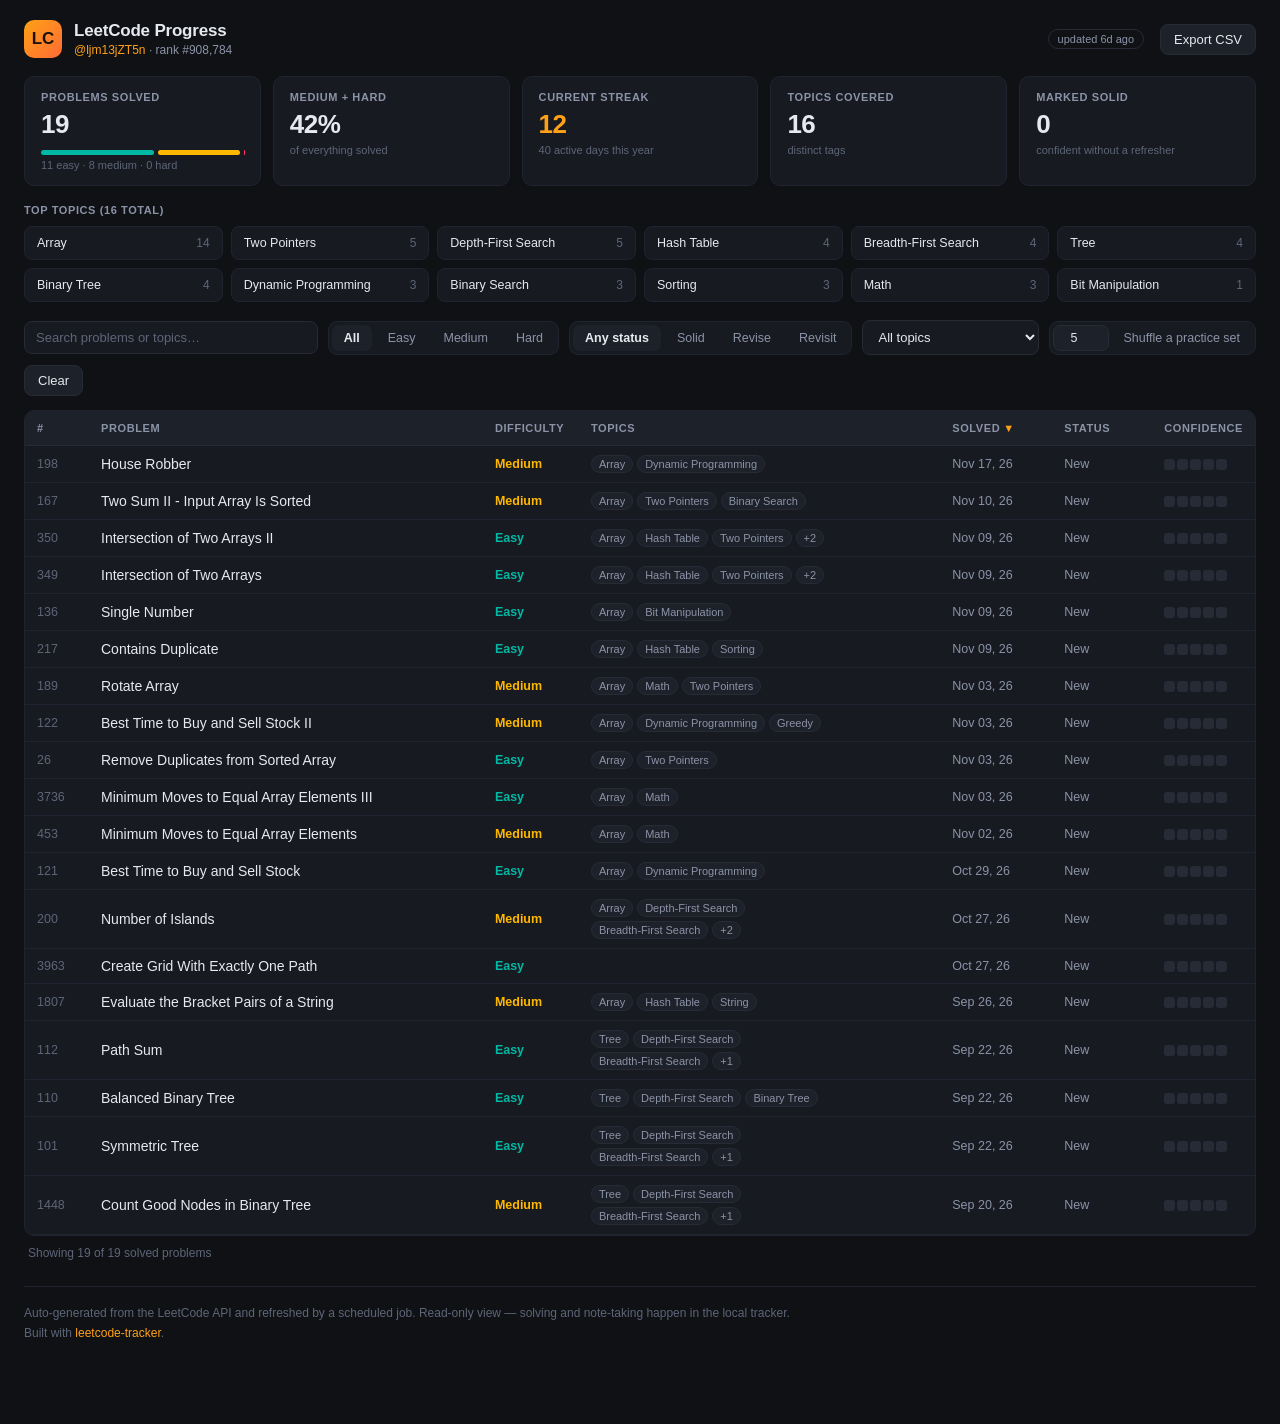
<file: docs/index.html>
<!DOCTYPE html>
<html lang="en">
<head>
<meta charset="utf-8" />
<meta name="viewport" content="width=device-width, initial-scale=1" />
<title>LeetCode Progress</title>
<meta name="description" content="A live log of every LeetCode problem I've solved." />
<meta property="og:title" content="LeetCode Progress" />
<meta property="og:description" content="A live log of every LeetCode problem I've solved." />
<link rel="stylesheet" href="styles.css" />
<link rel="icon" href="data:image/svg+xml,<svg xmlns='http://www.w3.org/2000/svg' viewBox='0 0 32 32'><text y='26' font-size='26'>&#9889;</text></svg>" />
<style>
  .ro-badge {
    font-size: 11px; color: var(--muted); border: 1px solid var(--line);
    padding: 3px 9px; border-radius: 20px;
  }
  .heat { display: flex; gap: 2px; flex-wrap: wrap; margin-top: 10px; }
  .heat i { width: 8px; height: 8px; border-radius: 2px; background: var(--line); }
  .topic-grid {
    display: grid; grid-template-columns: repeat(auto-fill, minmax(190px, 1fr));
    gap: 8px; margin-bottom: 18px;
  }
  .topic-row {
    background: var(--panel); border: 1px solid var(--line-soft);
    border-radius: 8px; padding: 9px 12px; cursor: pointer;
    display: flex; align-items: center; justify-content: space-between; gap: 8px;
  }
  .topic-row:hover { border-color: var(--accent); }
  .topic-row .nm { font-size: 12.5px; }
  .topic-row .ct { font-size: 12px; color: var(--faint); font-variant-numeric: tabular-nums; }
  .section-title {
    font-size: 11px; text-transform: uppercase; letter-spacing: 0.6px;
    color: var(--muted); font-weight: 600; margin: 4px 0 10px;
  }
  .conf.ro i { cursor: default; }
  .conf.ro i:hover { outline: none; }
  .shuffle-box { align-items: center; gap: 2px; }
  .shuffle-box input {
    width: 56px; padding: 5px 8px; font-size: 12.5px;
    background: var(--panel-2); border: 1px solid var(--line); border-radius: 7px;
    color: var(--text); text-align: center;
  }
  .shuffle-box .pill.on { color: var(--accent); }
  footer {
    margin-top: 26px; padding-top: 16px; border-top: 1px solid var(--line-soft);
    color: var(--faint); font-size: 12px; line-height: 1.7;
  }
  footer a { color: var(--accent); }
</style>
</head>
<body>
<div class="wrap">

  <header class="top">
    <div class="brand">
      <div class="logo">LC</div>
      <div>
        <h1>LeetCode Progress</h1>
        <div class="sub">
          <a id="profileLink" href="#" target="_blank" rel="noreferrer">@…</a>
          <span id="rankLine"></span>
        </div>
      </div>
    </div>
    <div class="spacer"></div>
    <span class="ro-badge" id="updated">…</span>
    <button id="btnCsv">Export CSV</button>
  </header>

  <section class="cards" id="cards"></section>

  <div class="section-title" id="topicTitle">Topics</div>
  <div class="topic-grid" id="topicGrid"></div>

  <div class="toolbar">
    <input type="search" id="search" placeholder="Search problems or topics…" />
    <div class="pills" id="diffPills">
      <button class="pill on" data-diff="all">All</button>
      <button class="pill easy" data-diff="Easy">Easy</button>
      <button class="pill medium" data-diff="Medium">Medium</button>
      <button class="pill hard" data-diff="Hard">Hard</button>
    </div>
    <div class="pills" id="statusPills">
      <button class="pill on" data-status="all">Any status</button>
      <button class="pill" data-status="solid">Solid</button>
      <button class="pill" data-status="revise">Revise</button>
      <button class="pill" data-status="revisit">Revisit</button>
    </div>
    <select id="topicFilter"><option value="">All topics</option></select>
    <div class="pills shuffle-box">
      <input type="number" id="shuffleN" min="1" max="50" value="5" title="How many problems" />
      <button class="pill" id="btnShuffle">Shuffle a practice set</button>
    </div>
    <button id="btnClear">Clear</button>
  </div>

  <div class="table-wrap">
    <table>
      <thead>
        <tr>
          <th data-sort="qid" style="width:64px">#</th>
          <th data-sort="title">Problem</th>
          <th data-sort="difficulty" style="width:96px">Difficulty</th>
          <th class="nosort hide-sm">Topics</th>
          <th data-sort="first_ac" style="width:112px">Solved</th>
          <th data-sort="status" style="width:100px">Status</th>
          <th data-sort="confidence" style="width:96px">Confidence</th>
        </tr>
      </thead>
      <tbody id="rows"></tbody>
    </table>
    <div id="emptyState"></div>
  </div>

  <div class="count-line" id="countLine"></div>

  <footer>
    Auto-generated from the LeetCode API and refreshed by a scheduled job.
    Read-only view — solving and note-taking happen in the local tracker.
    <br />Built with <a href="https://github.com/SarthakVerma18/leetcode-tracker">leetcode-tracker</a>.
  </footer>
</div>
<script src="app.js"></script>
</body>
</html>
</file>
<file: docs/styles.css>
:root {
  --bg: #0f1115;
  --panel: #171a21;
  --panel-2: #1d212a;
  --line: #262b36;
  --line-soft: #1f2430;
  --text: #e6e9ef;
  --muted: #8b93a7;
  --faint: #5d6577;
  --accent: #ffa116;
  --easy: #00b8a3;
  --medium: #ffb800;
  --hard: #ff375f;
  --due: #ff6b6b;
  --ok: #46c98b;
  --radius: 10px;
}

* { box-sizing: border-box; }

html, body {
  margin: 0;
  padding: 0;
  background: var(--bg);
  color: var(--text);
  font-family: "Inter", -apple-system, BlinkMacSystemFont, "Segoe UI", Roboto,
    Helvetica, Arial, sans-serif;
  font-size: 14px;
  -webkit-font-smoothing: antialiased;
}

a { color: inherit; text-decoration: none; }
a:hover { color: var(--accent); }

.wrap { max-width: 1600px; margin: 0 auto; padding: 20px 24px 80px; }

/* ---------- header ---------- */

header.top {
  display: flex;
  align-items: center;
  gap: 16px;
  padding-bottom: 18px;
  flex-wrap: wrap;
}

.brand { display: flex; align-items: center; gap: 12px; }

.brand .logo {
  width: 38px; height: 38px;
  border-radius: 10px;
  background: linear-gradient(135deg, var(--accent), #ff6b35);
  display: grid; place-items: center;
  font-weight: 800; color: #1a1206; font-size: 17px;
}

.brand h1 { font-size: 17px; margin: 0; font-weight: 650; letter-spacing: -0.2px; }
.brand .sub { font-size: 12px; color: var(--muted); margin-top: 2px; }
.brand .sub a { color: var(--accent); }

.spacer { flex: 1; }

.sync-box {
  display: flex; align-items: center; gap: 10px;
  font-size: 12px; color: var(--muted);
}

.dot { width: 7px; height: 7px; border-radius: 50%; background: var(--ok); }
.dot.busy { background: var(--accent); animation: pulse 1s infinite; }
.dot.err { background: var(--hard); }
@keyframes pulse { 0%,100% { opacity: 1; } 50% { opacity: 0.25; } }

button, .btn {
  background: var(--panel-2);
  border: 1px solid var(--line);
  color: var(--text);
  padding: 7px 13px;
  border-radius: 8px;
  cursor: pointer;
  font-size: 13px;
  font-family: inherit;
  transition: background 0.12s, border-color 0.12s;
}
button:hover, .btn:hover { background: #262b36; border-color: #333a48; }
button.primary { background: var(--accent); border-color: var(--accent); color: #1a1206; font-weight: 600; }
button.primary:hover { background: #ffb340; }
button:disabled { opacity: 0.5; cursor: default; }

/* ---------- stat cards ---------- */

.cards {
  display: grid;
  grid-template-columns: repeat(auto-fit, minmax(150px, 1fr));
  gap: 12px;
  margin-bottom: 18px;
}

.card {
  background: var(--panel);
  border: 1px solid var(--line-soft);
  border-radius: var(--radius);
  padding: 14px 16px;
}
.card .label {
  font-size: 11px; color: var(--muted);
  text-transform: uppercase; letter-spacing: 0.6px; font-weight: 600;
}
.card .value { font-size: 26px; font-weight: 700; margin-top: 6px; letter-spacing: -0.5px; }
.card .value small { font-size: 13px; color: var(--faint); font-weight: 500; }
.card .foot { font-size: 11px; color: var(--faint); margin-top: 4px; }
.card.clickable { cursor: pointer; }
.card.clickable:hover { border-color: var(--accent); }

.bars { display: flex; gap: 4px; margin-top: 10px; }
.bars .bar { height: 5px; border-radius: 3px; }

/* ---------- banner ---------- */

.banner {
  background: rgba(255, 161, 22, 0.09);
  border: 1px solid rgba(255, 161, 22, 0.32);
  border-radius: var(--radius);
  padding: 12px 16px;
  margin-bottom: 16px;
  font-size: 13px;
  display: flex; align-items: center; gap: 12px; flex-wrap: wrap;
  line-height: 1.55;
}
.banner b { color: var(--accent); }
.banner code {
  background: rgba(0,0,0,0.35); padding: 1px 6px; border-radius: 4px;
  font-family: "JetBrains Mono", Consolas, monospace; font-size: 12px;
}
.banner .x { margin-left: auto; cursor: pointer; color: var(--muted); }

/* ---------- toolbar ---------- */

.toolbar {
  display: flex; gap: 10px; align-items: center;
  flex-wrap: wrap; margin-bottom: 14px;
}

input[type="text"], input[type="search"], select, textarea {
  background: var(--panel);
  border: 1px solid var(--line);
  color: var(--text);
  padding: 8px 11px;
  border-radius: 8px;
  font-size: 13px;
  font-family: inherit;
  outline: none;
}
input:focus, select:focus, textarea:focus { border-color: var(--accent); }
input::placeholder { color: var(--faint); }

#search { min-width: 260px; flex: 1; max-width: 380px; }

.pills { display: flex; gap: 4px; background: var(--panel); padding: 3px; border-radius: 9px; border: 1px solid var(--line-soft); }
.pill {
  padding: 6px 12px; border-radius: 7px; cursor: pointer;
  font-size: 12.5px; color: var(--muted); border: none; background: none;
  white-space: nowrap;
}
.pill:hover { color: var(--text); background: transparent; }
.pill.on { background: var(--panel-2); color: var(--text); font-weight: 600; }
.pill.on.easy { color: var(--easy); }
.pill.on.medium { color: var(--medium); }
.pill.on.hard { color: var(--hard); }
.pill .n { color: var(--faint); font-size: 11px; margin-left: 4px; }

/* ---------- table ---------- */

.table-wrap {
  background: var(--panel);
  border: 1px solid var(--line-soft);
  border-radius: var(--radius);
  overflow: auto;
}

table { width: 100%; border-collapse: collapse; }

thead th {
  position: sticky; top: 0; z-index: 2;
  background: var(--panel-2);
  text-align: left;
  font-size: 11px; text-transform: uppercase; letter-spacing: 0.6px;
  color: var(--muted); font-weight: 600;
  padding: 11px 12px;
  border-bottom: 1px solid var(--line);
  white-space: nowrap;
  cursor: pointer;
  user-select: none;
}
thead th:hover { color: var(--text); }
thead th.nosort { cursor: default; }
thead th .arrow { color: var(--accent); margin-left: 3px; }

tbody td {
  padding: 9px 12px;
  border-bottom: 1px solid var(--line-soft);
  vertical-align: middle;
}
tbody tr:hover { background: rgba(255,255,255,0.022); }
tbody tr.due-row { background: rgba(255, 107, 107, 0.05); }
tbody tr.due-row:hover { background: rgba(255, 107, 107, 0.08); }

.star { cursor: pointer; font-size: 15px; color: var(--faint); line-height: 1; }
.star.on { color: var(--accent); }

.qid { color: var(--faint); font-variant-numeric: tabular-nums; font-size: 12.5px; }

.title-cell { min-width: 240px; }
.title-cell a { font-weight: 500; }
.title-cell .ext { color: var(--faint); font-size: 11px; margin-left: 5px; opacity: 0; }
tr:hover .title-cell .ext { opacity: 1; }

.diff { font-weight: 600; font-size: 12.5px; }
.diff.Easy { color: var(--easy); }
.diff.Medium { color: var(--medium); }
.diff.Hard { color: var(--hard); }
.diff.Unknown { color: var(--faint); }

.topics { display: flex; gap: 4px; flex-wrap: wrap; max-width: 260px; }
.tag {
  background: var(--panel-2); border: 1px solid var(--line);
  color: var(--muted); font-size: 11px;
  padding: 2px 7px; border-radius: 20px; white-space: nowrap;
  cursor: pointer;
}
.tag:hover { color: var(--accent); border-color: var(--accent); }

.date { color: var(--muted); font-size: 12.5px; white-space: nowrap; font-variant-numeric: tabular-nums; }
.date.none { color: var(--faint); }
.date.due { color: var(--due); font-weight: 600; }

select.status {
  padding: 4px 8px; font-size: 12px; border-radius: 6px;
  background: var(--panel-2); min-width: 92px;
}
select.status.s-new { color: var(--muted); }
select.status.s-solid { color: var(--ok); border-color: rgba(70,201,139,0.35); }
select.status.s-revise { color: var(--medium); border-color: rgba(255,184,0,0.35); }
select.status.s-revisit { color: var(--hard); border-color: rgba(255,55,95,0.35); }

.conf { display: flex; gap: 2px; }
.conf i {
  width: 11px; height: 11px; border-radius: 3px;
  background: var(--line); cursor: pointer; display: inline-block;
  transition: background 0.1s;
}
.conf i.on { background: var(--accent); }
.conf i:hover { outline: 1px solid var(--accent); }

input.note {
  width: 100%; min-width: 170px;
  background: transparent; border: 1px solid transparent;
  padding: 5px 7px; font-size: 12.5px; color: var(--text);
}
input.note:hover { border-color: var(--line); }
input.note:focus { background: var(--panel-2); border-color: var(--accent); }
input.note::placeholder { color: #3d4453; }

.rev-btn {
  padding: 4px 9px; font-size: 11.5px; border-radius: 6px; white-space: nowrap;
}

.empty { padding: 60px 20px; text-align: center; color: var(--muted); }
.empty h3 { color: var(--text); font-weight: 600; margin: 0 0 8px; }

.count-line {
  font-size: 12px; color: var(--faint);
  padding: 10px 4px 0;
}

/* ---------- modal ---------- */

.modal-bg {
  position: fixed; inset: 0; background: rgba(0,0,0,0.65);
  display: grid; place-items: center; z-index: 50; padding: 20px;
}
.modal {
  background: var(--panel); border: 1px solid var(--line);
  border-radius: 14px; padding: 22px; width: 100%; max-width: 560px;
  max-height: 85vh; overflow: auto;
}
.modal h2 { margin: 0 0 6px; font-size: 17px; }
.modal p { color: var(--muted); font-size: 13px; line-height: 1.6; }
.modal ol { color: var(--muted); font-size: 13px; line-height: 1.85; padding-left: 20px; }
.modal code {
  background: var(--panel-2); padding: 2px 6px; border-radius: 4px;
  font-family: "JetBrains Mono", Consolas, monospace; font-size: 12px;
  color: var(--accent); word-break: break-all;
}
.modal textarea { width: 100%; min-height: 120px; resize: vertical; line-height: 1.5; }
.modal .row { display: flex; gap: 8px; justify-content: flex-end; margin-top: 16px; }

.toast {
  position: fixed; bottom: 22px; left: 50%; transform: translateX(-50%);
  background: var(--panel-2); border: 1px solid var(--line);
  padding: 10px 18px; border-radius: 9px; font-size: 13px;
  z-index: 100; box-shadow: 0 8px 28px rgba(0,0,0,0.5);
}

@media (max-width: 900px) {
  .wrap { padding: 14px; }
  .hide-sm { display: none; }
}

/* ---------- practice mode ---------- */

.practice-shell {
  position: fixed; inset: 0; background: var(--bg);
  z-index: 60; overflow: auto; padding: 24px;
}
.practice-inner { max-width: 860px; margin: 0 auto; }

.practice-head {
  display: flex; align-items: center; gap: 14px; margin-bottom: 22px;
  flex-wrap: wrap;
}
.practice-head h2 { margin: 0; font-size: 16px; font-weight: 650; }
.practice-head .meta { color: var(--muted); font-size: 12.5px; }
.timer {
  font-variant-numeric: tabular-nums; font-size: 13px; color: var(--accent);
  background: var(--panel); border: 1px solid var(--line);
  padding: 6px 12px; border-radius: 8px;
}

.strip { display: flex; gap: 5px; margin-bottom: 22px; flex-wrap: wrap; }
.strip i {
  flex: 1; min-width: 12px; height: 5px; border-radius: 3px;
  background: var(--line);
}
.strip i.cur { background: var(--accent); }
.strip i.nailed { background: var(--ok); }
.strip i.shaky { background: var(--medium); }
.strip i.failed { background: var(--hard); }
.strip i.skipped { background: var(--faint); }

.pcard {
  background: var(--panel); border: 1px solid var(--line);
  border-radius: 14px; padding: 26px; margin-bottom: 18px;
}
.pcard .num { color: var(--faint); font-size: 12.5px; font-variant-numeric: tabular-nums; }
.pcard h3 { margin: 8px 0 12px; font-size: 25px; line-height: 1.25; letter-spacing: -0.4px; }
.pcard h3 a { color: var(--text); }
.pcard h3 a:hover { color: var(--accent); }
.pcard .row2 { display: flex; align-items: center; gap: 10px; flex-wrap: wrap; margin-bottom: 16px; }
.pcard .open {
  display: inline-block; margin-bottom: 16px;
  background: var(--accent); color: #1a1206; font-weight: 600;
  padding: 9px 16px; border-radius: 8px; font-size: 13.5px;
}
.pcard .open:hover { background: #ffb340; color: #1a1206; }
.pcard label {
  display: block; font-size: 11px; text-transform: uppercase;
  letter-spacing: 0.6px; color: var(--muted); font-weight: 600; margin-bottom: 6px;
}
.pcard textarea {
  width: 100%; min-height: 74px; resize: vertical; line-height: 1.55;
}
.hint { color: var(--faint); font-size: 12px; margin-top: 10px; }

.answers { display: grid; grid-template-columns: repeat(4, 1fr); gap: 9px; }
.answers button { padding: 13px 8px; font-size: 13.5px; font-weight: 600; }
.answers .k { display: block; font-size: 10.5px; color: var(--faint); font-weight: 500; margin-top: 3px; }
.answers .nailed:hover { border-color: var(--ok); color: var(--ok); }
.answers .shaky:hover  { border-color: var(--medium); color: var(--medium); }
.answers .failed:hover { border-color: var(--hard); color: var(--hard); }

.summary { text-align: center; padding: 34px 20px; }
.summary h2 { font-size: 24px; margin: 0 0 6px; }
.summary .tally { display: flex; gap: 14px; justify-content: center; margin: 22px 0; flex-wrap: wrap; }
.summary .tally div {
  background: var(--panel); border: 1px solid var(--line-soft);
  border-radius: 10px; padding: 14px 22px; min-width: 92px;
}
.summary .tally b { display: block; font-size: 26px; font-weight: 700; }
.summary .tally span { font-size: 11.5px; color: var(--muted); text-transform: uppercase; letter-spacing: 0.5px; }
.summary ul { text-align: left; max-width: 460px; margin: 0 auto 22px; padding-left: 18px; color: var(--muted); font-size: 13px; line-height: 1.9; }
.summary ul a { color: var(--text); }

.field-row { display: flex; gap: 12px; flex-wrap: wrap; margin-bottom: 14px; }
.field-row > div { flex: 1; min-width: 130px; }
.field-row input, .field-row select { width: 100%; }
</file>
